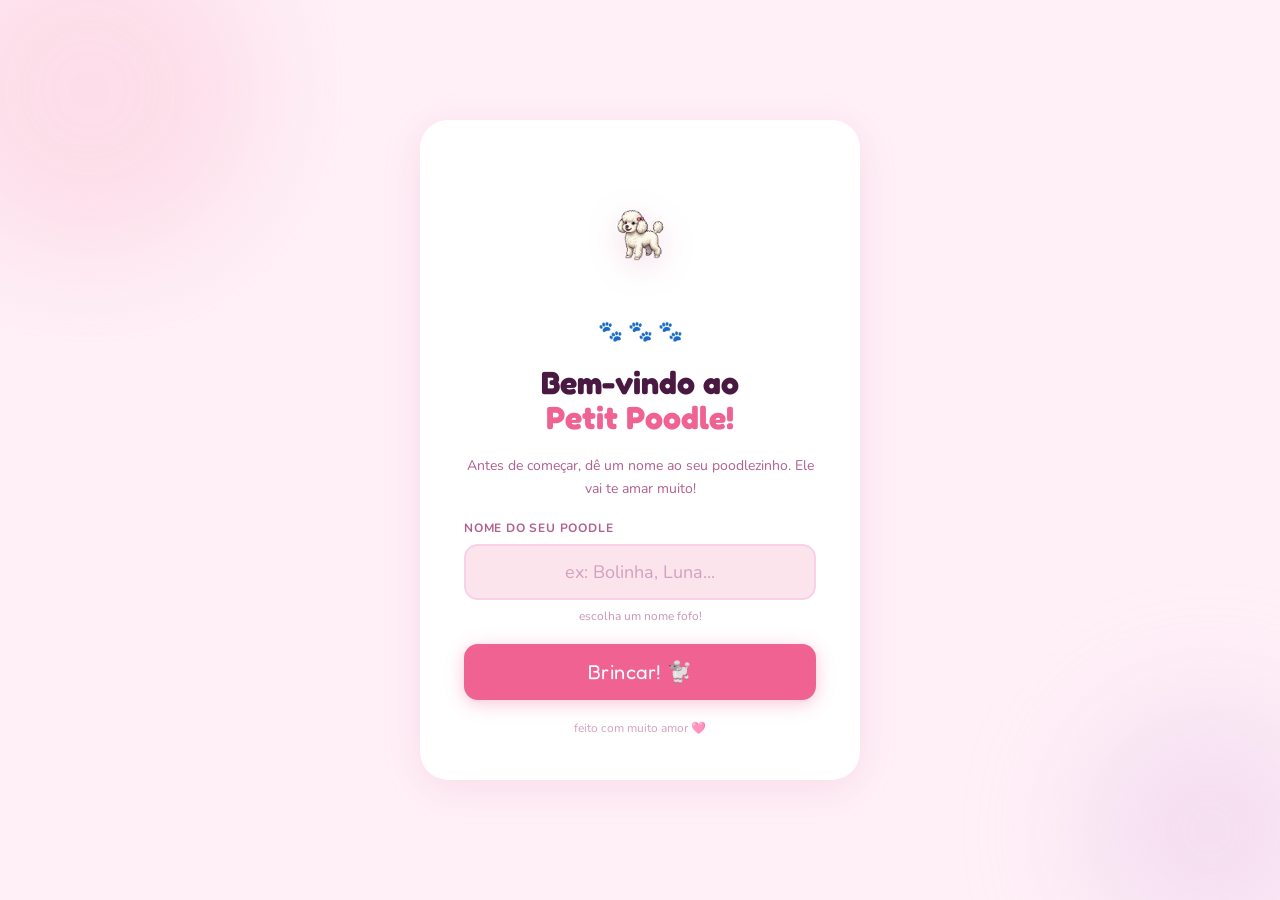
<file: index.html>
<!DOCTYPE html>
<html lang="pt-BR">
<head>
<meta charset="UTF-8"/>
<meta name="viewport" content="width=device-width, initial-scale=1.0, viewport-fit=cover"/>
<meta name="theme-color" content="#fff0f7"/>
<meta name="description" content="Petit Poodle — crie e cuide do seu poodle virtual!"/>
<meta name="apple-mobile-web-app-capable" content="yes"/>
<meta name="apple-mobile-web-app-title" content="Petit Poodle"/>
<link rel="icon" href="icons/icon-poodle.svg" type="image/svg+xml"/>
<link rel="apple-touch-icon" href="icons/icon-poodle.svg"/>
<link rel="manifest" href="icons/site.webmanifest"/>
<title>Petit Poodle</title>
<link href="https://fonts.googleapis.com/css2?family=Fredoka+One&family=Nunito:wght@400;600;700&display=swap" rel="stylesheet"/>
<link rel="stylesheet" href="css/responsive.css"/>
<style>
  *, *::before, *::after { box-sizing: border-box; margin: 0; padding: 0; }

  :root {
    --pink:    #f06292;
    --pink-d:  #c2185b;
    --pink-l:  #fce4ec;
    --purple:  #ce93d8;
    --bg:      #fff0f7;
    --card:    #ffffff;
    --text:    #4a1942;
    --muted:   #b06090;
  }

  body {
    font-family: 'Nunito', sans-serif;
    background: var(--bg);
    min-height: 100vh;
    min-height: 100dvh;
    display: flex;
    align-items: center;
    justify-content: center;
    padding: 24px;
    padding-top: max(24px, env(safe-area-inset-top));
  }

  .bg-blobs {
    position: fixed; inset: 0; z-index: 0; pointer-events: none;
  }
  .blob {
    position: absolute;
    border-radius: 50%;
    filter: blur(60px);
    opacity: 0.35;
  }
  .blob1 { width: 340px; height: 340px; background: #f8bbd0; top: -80px; left: -80px; animation: drift 8s ease-in-out infinite alternate; }
  .blob2 { width: 260px; height: 260px; background: #e1bee7; bottom: -60px; right: -60px; animation: drift 10s ease-in-out infinite alternate-reverse; }
  .blob3 { width: 180px; height: 180px; background: #f48fb1; top: 50%; left: 50%; transform: translate(-50%,-50%); animation: drift 7s ease-in-out infinite alternate; }

  @keyframes drift {
    from { transform: translate(0, 0); }
    to   { transform: translate(20px, 15px); }
  }

  .card {
    position: relative; z-index: 1;
    background: var(--card);
    border-radius: 28px;
    padding: 44px 40px 40px;
    max-width: min(420px, 100%);
    width: 100%;
    box-shadow: 0 8px 40px rgba(200, 80, 140, 0.12);
    display: flex;
    flex-direction: column;
    align-items: center;
    gap: 20px;
    animation: popIn 0.5s cubic-bezier(0.34,1.56,0.64,1) both;
  }

  @keyframes popIn {
    from { opacity: 0; transform: scale(0.85) translateY(20px); }
    to   { opacity: 1; transform: scale(1) translateY(0); }
  }

  .poodle-preview {
    width: 130px;
    height: 130px;
    object-fit: contain;
    animation: float 3s ease-in-out infinite;
    filter: drop-shadow(0 8px 16px rgba(200,80,140,0.2));
  }

  .poodle-svg-preview {
    width: 130px; height: 130px;
    animation: float 3s ease-in-out infinite;
    filter: drop-shadow(0 8px 16px rgba(200,80,140,0.2));
  }

  @keyframes float {
    0%,100% { transform: translateY(0px); }
    50%      { transform: translateY(-10px); }
  }

  .paw-row {
    display: flex; gap: 8px; font-size: 20px;
    animation: fadeSlide 0.5s 0.15s both;
  }

  h1 {
    font-family: 'Fredoka One', cursive;
    font-size: 32px;
    color: var(--text);
    text-align: center;
    line-height: 1.1;
    animation: fadeSlide 0.5s 0.2s both;
  }
  h1 span { color: var(--pink); }

  p.sub {
    font-size: 14px;
    color: var(--muted);
    text-align: center;
    line-height: 1.6;
    animation: fadeSlide 0.5s 0.3s both;
  }

  @keyframes fadeSlide {
    from { opacity: 0; transform: translateY(12px); }
    to   { opacity: 1; transform: translateY(0); }
  }

  .input-wrap {
    width: 100%;
    animation: fadeSlide 0.5s 0.4s both;
    position: relative;
  }

  .input-wrap label {
    display: block;
    font-size: 12px;
    font-weight: 700;
    color: var(--muted);
    letter-spacing: 0.8px;
    text-transform: uppercase;
    margin-bottom: 8px;
  }

  .input-wrap input {
    width: 100%;
    padding: 14px 18px;
    border: 2px solid #f8d0e8;
    border-radius: 14px;
    font-family: 'Nunito', sans-serif;
    font-size: 18px;
    font-weight: 600;
    color: var(--text);
    background: var(--pink-l);
    outline: none;
    transition: border-color 0.2s, box-shadow 0.2s;
    text-align: center;
    letter-spacing: 1px;
  }
  .input-wrap input::placeholder { color: #d4a0c0; font-weight: 400; letter-spacing: 0; }
  .input-wrap input:focus {
    border-color: var(--pink);
    box-shadow: 0 0 0 4px rgba(240,98,146,0.12);
    background: white;
  }

  .hint {
    margin-top: 8px;
    font-size: 12px;
    color: #c994b8;
    text-align: center;
    min-height: 16px;
    transition: all 0.3s;
  }
  .hint.special { color: var(--pink-d); font-weight: 700; }

  .btn {
    width: 100%;
    padding: 16px;
    background: var(--pink);
    color: white;
    border: none;
    border-radius: 14px;
    font-family: 'Fredoka One', cursive;
    font-size: 20px;
    letter-spacing: 0.5px;
    cursor: pointer;
    transition: background 0.2s, transform 0.15s, box-shadow 0.2s;
    box-shadow: 0 4px 18px rgba(240,98,146,0.35);
    animation: fadeSlide 0.5s 0.5s both;
  }
  .btn:hover { background: var(--pink-d); transform: translateY(-2px); box-shadow: 0 8px 24px rgba(240,98,146,0.4); }
  .btn:active { transform: scale(0.97); }
  .btn:disabled { opacity: 0.5; cursor: not-allowed; transform: none; }

  .paw-footer {
    font-size: 12px;
    color: #d4a0c0;
    animation: fadeSlide 0.5s 0.6s both;
  }
</style>
</head>
<body class="page-home">

<div class="bg-blobs">
  <div class="blob blob1"></div>
  <div class="blob blob2"></div>
  <div class="blob blob3"></div>
</div>

<div class="card">

  <img src="poodle.png" class="poodle-preview" alt="poodle" onerror="this.style.display='none'; document.getElementById('poodle-fallback').style.display='block'"/>
  <svg id="poodle-fallback" style="display:none" class="poodle-svg-preview" viewBox="0 0 140 162" fill="none" xmlns="http://www.w3.org/2000/svg">
    <ellipse cx="70" cy="108" rx="38" ry="30" fill="#f3e5f5"/>
    <circle cx="50" cy="98" r="14" fill="#f8f0fc"/><circle cx="90" cy="98" r="14" fill="#f8f0fc"/>
    <circle cx="70" cy="88" r="16" fill="#f8f0fc"/>
    <circle cx="58" cy="112" r="13" fill="#f8f0fc"/><circle cx="82" cy="112" r="13" fill="#f8f0fc"/>
    <circle cx="70" cy="120" r="11" fill="#ede0f2"/>
    <rect x="62" y="75" width="16" height="18" rx="5" fill="#e8d5f0"/>
    <ellipse cx="70" cy="77" rx="10" ry="5" fill="#f48fb1"/>
    <ellipse cx="62" cy="75" rx="7" ry="4" fill="#f06292" transform="rotate(-20 62 75)"/>
    <ellipse cx="78" cy="75" rx="7" ry="4" fill="#f06292" transform="rotate(20 78 75)"/>
    <circle cx="70" cy="77" r="4" fill="#ec407a"/>
    <circle cx="70" cy="55" r="24" fill="#f3e5f5"/>
    <circle cx="47" cy="51" r="12" fill="#f8f0fc"/><circle cx="93" cy="51" r="12" fill="#f8f0fc"/>
    <circle cx="70" cy="35" r="13" fill="#f8f0fc"/>
    <circle cx="54" cy="42" r="11" fill="#f8f0fc"/><circle cx="86" cy="42" r="11" fill="#f8f0fc"/>
    <ellipse cx="47" cy="65" rx="9" ry="14" fill="#e1bee7" transform="rotate(-15 47 65)"/>
    <ellipse cx="93" cy="65" rx="9" ry="14" fill="#e1bee7" transform="rotate(15 93 65)"/>
    <circle cx="60" cy="53" r="6" fill="#4a148c"/><circle cx="80" cy="53" r="6" fill="#4a148c"/>
    <circle cx="62" cy="51" r="2" fill="white"/><circle cx="82" cy="51" r="2" fill="white"/>
    <ellipse cx="70" cy="62" rx="5" ry="3.5" fill="#880e4f"/>
    <path d="M63 67 Q70 73 77 67" stroke="#880e4f" stroke-width="1.8" fill="none" stroke-linecap="round"/>
    <circle cx="46" cy="134" r="10" fill="#f8f0fc"/><circle cx="94" cy="134" r="10" fill="#f8f0fc"/>
    <circle cx="46" cy="130" r="8" fill="#ede0f2"/><circle cx="94" cy="130" r="8" fill="#ede0f2"/>
    <circle cx="112" cy="103" r="10" fill="#f8f0fc"/><circle cx="119" cy="99" r="8" fill="#f3e5f5"/>
  </svg>

  <div class="paw-row">🐾 🐾 🐾</div>

  <h1>Bem-vindo ao<br/><span>Petit Poodle!</span></h1>

  <p class="sub">Antes de começar, dê um nome ao seu poodlezinho. Ele vai te amar muito!</p>

  <div class="input-wrap">
    <label>Nome do seu poodle</label>
    <input
      type="text"
      id="nome-input"
      placeholder="ex: Bolinha, Luna..."
      maxlength="20"
      autocomplete="off"
      oninput="onInput(this.value)"
      onkeydown="if(event.key==='Enter') comecar()"
    />
    <div class="hint" id="hint">escolha um nome fofo!</div>
  </div>

  <button class="btn" id="btn-comecar" onclick="comecar()" disabled>
    Brincar! 🐩
  </button>

  <div class="paw-footer">feito com muito amor 🩷</div>
</div>

<script>
function onInput(val) {
  const clean = val.trim();
  const btn = document.getElementById('btn-comecar');
  const hint = document.getElementById('hint');

  btn.disabled = clean.length === 0;

  if (clean.toLowerCase() === 'timao') {
    hint.textContent = '⚫⚪ skin especial desbloqueada!';
    hint.className = 'hint special';
  } else if (clean.length > 0) {
    hint.textContent = `seu poodle vai se chamar "${clean}"!`;
    hint.className = 'hint';
  } else {
    hint.textContent = 'escolha um nome fofo!';
    hint.className = 'hint';
  }
}

function comecar() {
  const nome = document.getElementById('nome-input').value.trim();
  if (!nome) return;
  sessionStorage.setItem('poodleName', nome);
  window.location.href = 'game.html';
}
</script>
</body>
</html>
</file>
<file: css/responsive.css>
/* Petit Poodle — layout responsivo (celulares pequenos até tablets) */

html {
  -webkit-text-size-adjust: 100%;
  text-size-adjust: 100%;
}

body {
  padding-left: max(12px, env(safe-area-inset-left));
  padding-right: max(12px, env(safe-area-inset-right));
  padding-bottom: max(16px, env(safe-area-inset-bottom));
}

/* Telas estreitas (iPhone SE, Galaxy Fold fechado, etc.) */
@media (max-width: 380px) {
  body.page-home {
    padding: 12px;
    align-items: flex-start;
    padding-top: max(16px, env(safe-area-inset-top));
  }

  body.page-home .card {
    padding: 28px 20px 24px;
    border-radius: 22px;
    gap: 16px;
  }

  body.page-home h1 {
    font-size: 26px;
  }

  body.page-home .poodle-preview,
  body.page-home .poodle-svg-preview {
    width: 100px;
    height: 100px;
  }

  body.page-home .input-wrap input {
    font-size: 16px;
    padding: 12px 14px;
  }

  body.page-game #app,
  body.page-shop #app {
    gap: 10px;
  }

  body.page-game #poodle-name,
  body.page-shop #shop-title {
    font-size: 18px;
  }

  body.page-game #back-btn,
  body.page-shop .nav-btn {
    font-size: 11px;
    padding: 5px 10px;
  }

  body.page-game #level-number {
    font-size: 16px;
  }

  body.page-game #xp-text {
    font-size: 10px;
    min-width: 56px;
  }

  body.page-game #stats-row {
    gap: 5px;
  }

  body.page-game .stat-card {
    padding: 6px 3px;
  }

  body.page-game .stat-lbl {
    font-size: 9px;
  }

  body.page-game .stat-num {
    font-size: 10px;
  }

  body.page-game #money-row {
    flex-wrap: wrap;
    gap: 8px;
  }

  body.page-game #shop-link {
    font-size: 12px;
    padding: 7px 12px;
    flex: 1;
    justify-content: center;
    min-width: 0;
  }

  body.page-game #money-card {
    flex: 1;
    min-width: 0;
    justify-content: center;
  }

  body.page-game .stock-pill {
    padding: 8px 10px;
    gap: 8px;
  }

  body.page-game .stock-pill .stock-count {
    font-size: 18px;
  }

  body.page-game .stock-pill .stock-unit {
    font-size: 9px;
  }

  body.page-game #scene {
    width: min(200px, 52vw);
    height: min(210px, 54vw);
  }

  body.page-game #poodle-img {
    width: min(140px, 38vw);
    height: auto;
  }

  body.page-game #bubble {
    right: -8px;
    font-size: 12px;
  }

  body.page-game #msg-box {
    font-size: 12px;
    padding: 6px 12px;
  }

  body.page-game .nav-arrow {
    width: 34px;
    height: 34px;
  }

  body.page-game .act-btn {
    padding: 12px 6px 10px;
    min-height: 44px;
  }

  body.page-game .act-btn .lbl {
    font-size: 12px;
  }

  body.page-game .act-btn .sub {
    font-size: 9px;
    line-height: 1.25;
  }

  body.page-game .btn-grid.cols2 {
    grid-template-columns: 1fr;
  }

  body.page-shop #top-bar {
    flex-wrap: wrap;
    gap: 8px;
  }

  body.page-shop .nav-btn {
    width: 100%;
    text-align: center;
  }

  body.page-shop #money-card {
    flex-direction: column;
    align-items: flex-start;
    gap: 10px;
  }

  body.page-shop #poodle-hint {
    max-width: none;
    text-align: left;
  }

  body.page-shop .shop-item {
    flex-direction: column;
    align-items: stretch;
    gap: 10px;
  }

  body.page-shop .shop-item-price {
    justify-content: space-between;
    width: 100%;
  }

  body.page-shop .shop-buy-btn {
    min-height: 44px;
    padding: 8px 16px;
  }
}

/* Altura baixa (landscape em celular) */
@media (max-height: 520px) and (orientation: landscape) {
  body.page-home {
    overflow-y: auto;
    overflow-x: hidden;
    align-items: flex-start;
  }

  body.page-home .card {
    padding: 20px 24px;
    margin: 8px 0;
  }

  body.page-home .poodle-preview,
  body.page-home .poodle-svg-preview {
    width: 80px;
    height: 80px;
  }

  body.page-game {
    padding-top: 8px;
    padding-bottom: 8px;
  }

  body.page-game #scene {
    width: 140px;
    height: 150px;
  }

  body.page-game #poodle-img {
    width: 100px;
    height: auto;
  }

  body.page-game #app {
    gap: 8px;
  }
}

/* Tablets e telas maiores */
@media (min-width: 600px) {
  body.page-game,
  body.page-shop {
    padding-top: 28px;
  }

  body.page-game #app,
  body.page-shop #app {
    max-width: 480px;
  }

  body.page-home .card {
    max-width: 440px;
    padding: 48px 44px 44px;
  }
}

/* Toques confortáveis em todos os celulares */
@media (hover: none) and (pointer: coarse) {
  .btn,
  .nav-btn,
  #shop-link,
  .nav-arrow,
  .act-btn,
  .shop-buy-btn,
  #back-btn {
    min-height: 44px;
  }

  body.page-game .act-btn:hover,
  body.page-shop .shop-item:hover {
    transform: none;
  }
}

/* Nomes longos no topo */
@media (max-width: 420px) {
  body.page-game #poodle-name {
    flex: 1;
    min-width: 0;
  }
  body.page-game #name-display {
    display: inline-block;
    max-width: 120px;
    overflow: hidden;
    text-overflow: ellipsis;
    vertical-align: bottom;
  }
}

/* Evitar overflow horizontal */
body.page-home,
body.page-game,
body.page-shop {
  overflow-x: hidden;
  max-width: 100vw;
}

body.page-home {
  overflow-y: auto;
}
</file>
<file: css/hearts.css>
#hearts-layer {
  position: absolute;
  inset: 0;
  pointer-events: none;
  overflow: visible;
  z-index: 5;
}

.heart-particle {
  position: absolute;
  font-size: 18px;
  line-height: 1;
  pointer-events: none;
  animation: heartFloat 1.1s ease-out forwards;
  filter: drop-shadow(0 2px 4px rgba(240, 98, 146, 0.35));
  will-change: transform, opacity;
}

.heart-particle.small { font-size: 14px; }
.heart-particle.large { font-size: 24px; }

@keyframes heartFloat {
  0% {
    opacity: 0;
    transform: translate(-50%, 0) scale(0.3) rotate(-12deg);
  }
  15% {
    opacity: 1;
    transform: translate(-50%, -8px) scale(1.15) rotate(6deg);
  }
  100% {
    opacity: 0;
    transform: translate(-50%, -72px) scale(0.85) rotate(12deg);
  }
}

@keyframes heartBurst {
  0% {
    opacity: 0;
    transform: translate(-50%, 0) scale(0.2);
  }
  20% {
    opacity: 1;
    transform: translate(-50%, -12px) scale(1.25);
  }
  100% {
    opacity: 0;
    transform: translate(calc(-50% + var(--hx, 0px)), -56px) scale(0.7);
  }
}

.heart-particle.burst {
  animation: heartBurst 0.95s ease-out forwards;
}
</file>
